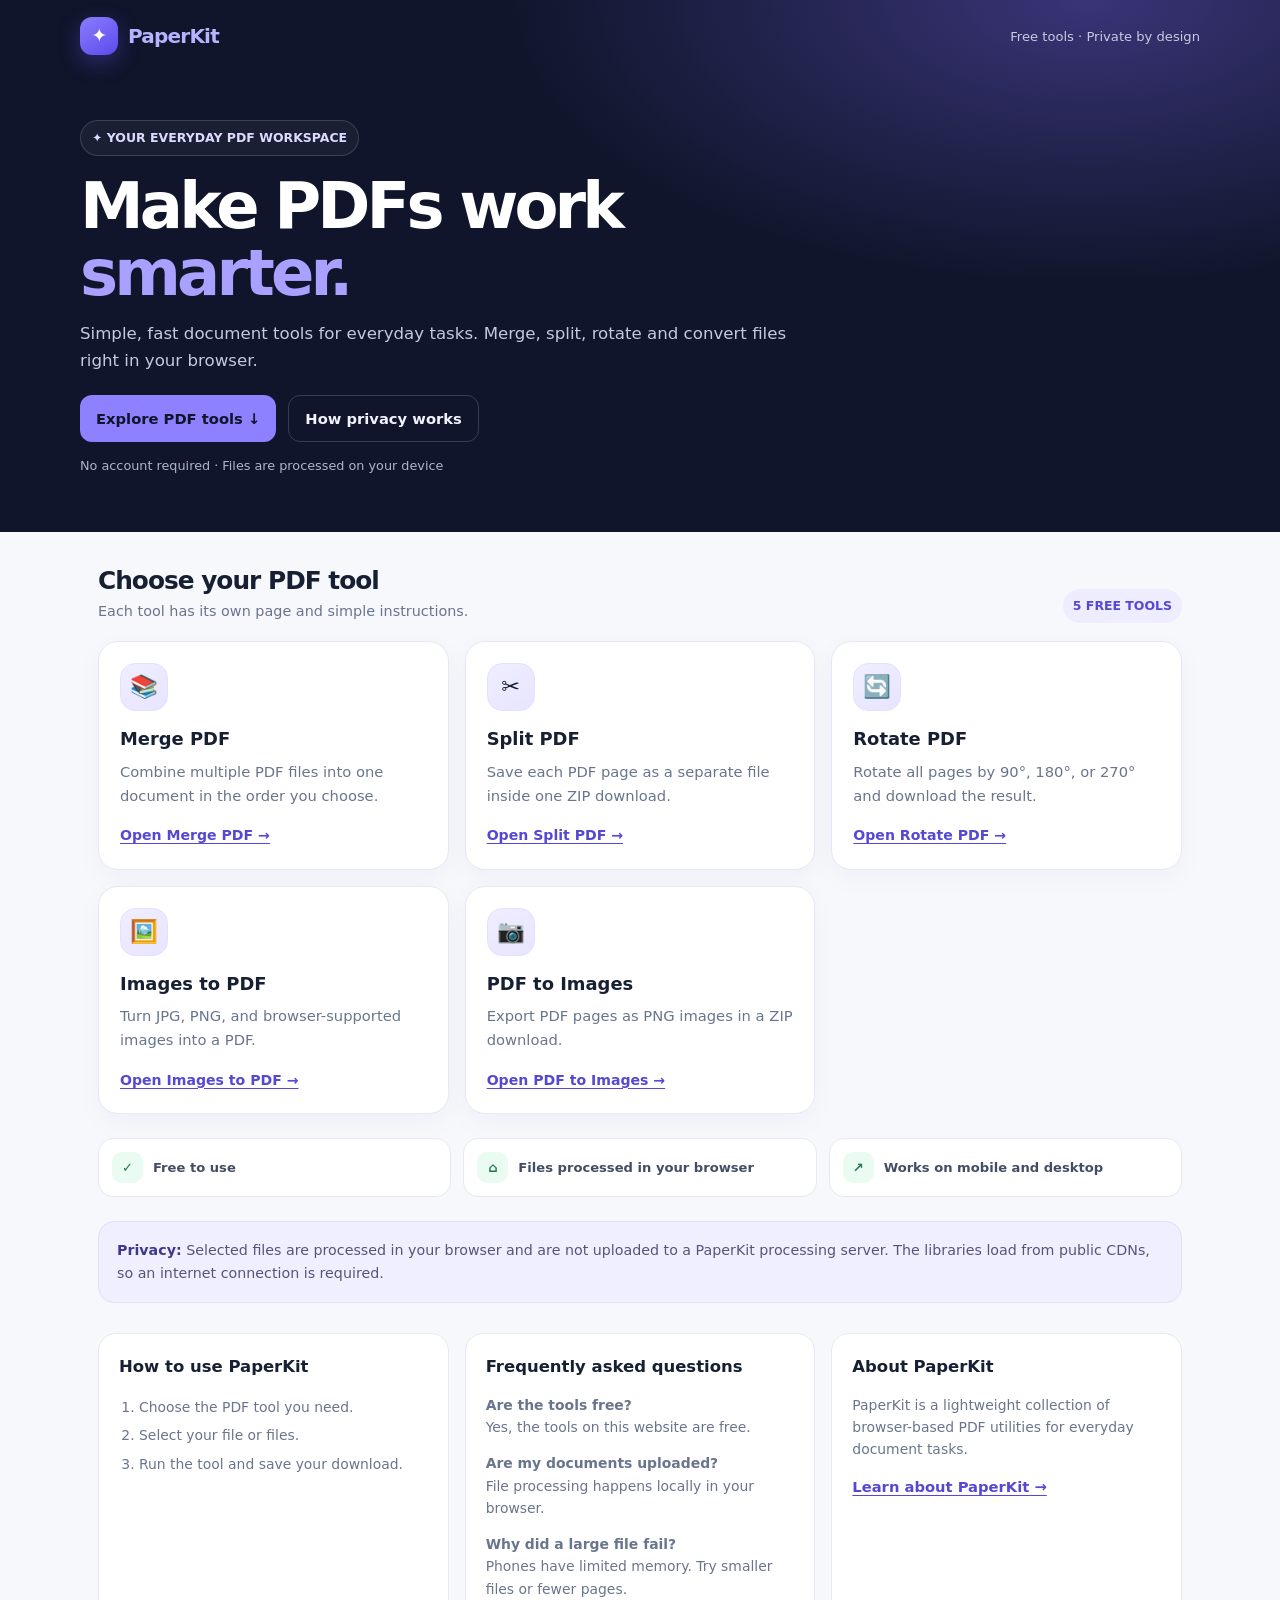
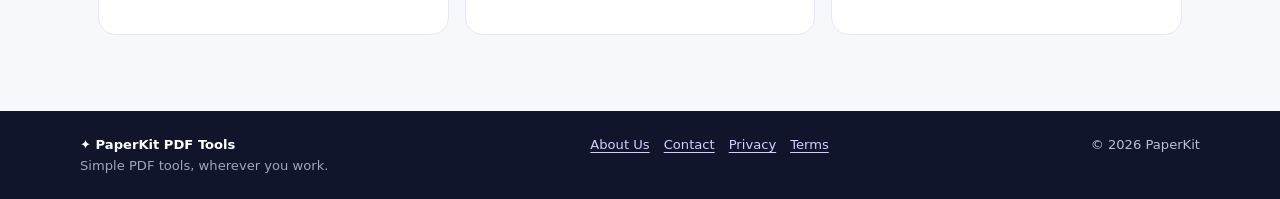
<file: index.html>
<!doctype html>
<html lang="en">
<head><script async src="https://pagead2.googlesyndication.com/pagead/js/adsbygoogle.js?client=ca-pub-7593209989562614"
     crossorigin="anonymous"></script>
<meta charset="utf-8">
<meta name="viewport" content="width=device-width,initial-scale=1">
<meta name="theme-color" content="#111827">
<link rel="stylesheet" href="./styles.css">
<title>Free PDF Tools Online | Merge, Split, Rotate PDF – PaperKit</title>
<meta name="description" content="Free online PDF tools to merge, split, rotate PDFs, convert images to PDF, and convert PDF pages to images. Fast, simple, and easy to use with PaperKit." />
<meta name="robots" content="index,follow">
<link rel="canonical" href="https://officialasad2917-svg.github.io/Paper-kit-Pdf-tools-/">
</head><body>
<header class="site-header">
  <div class="head">
    <a class="brand" href="./index.html" aria-label="PaperKit home"><span class="brand-mark">✦</span><span>Paper<span>Kit</span></span></a>
    <div class="tag">Free tools · Private by design</div>
  </div>
<section class="hero" id="top">
<div class="eyebrow">✦ YOUR EVERYDAY PDF WORKSPACE</div>
<h1>Make PDFs work <em>smarter.</em></h1>
<p>Simple, fast document tools for everyday tasks. Merge, split, rotate and convert files right in your browser.</p>
<div class="hero-actions"><a class="primary-link" href="#tools">Explore PDF tools ↓</a><a class="secondary-link" href="./privacy.html">How privacy works</a></div>
<div class="hero-note">No account required · Files are processed on your device</div>
</section></header>
<main>
<section class="section-heading"><div><h2>Choose your PDF tool</h2><p>Each tool has its own page and simple instructions.</p></div><span class="count-pill">5 FREE TOOLS</span></section>
<section class="tools" id="tools">
<article class="card"><div class="icon">📚</div><h2>Merge PDF</h2><p>Combine multiple PDF files into one document in the order you choose.</p><a class="text-link" href="./merge-pdf.html">Open Merge PDF →</a></article>
<article class="card"><div class="icon">✂️</div><h2>Split PDF</h2><p>Save each PDF page as a separate file inside one ZIP download.</p><a class="text-link" href="./split-pdf.html">Open Split PDF →</a></article>
<article class="card"><div class="icon">🔄</div><h2>Rotate PDF</h2><p>Rotate all pages by 90°, 180°, or 270° and download the result.</p><a class="text-link" href="./rotate-pdf.html">Open Rotate PDF →</a></article>
<article class="card"><div class="icon">🖼️</div><h2>Images to PDF</h2><p>Turn JPG, PNG, and browser-supported images into a PDF.</p><a class="text-link" href="./images-to-pdf.html">Open Images to PDF →</a></article>
<article class="card"><div class="icon">📷</div><h2>PDF to Images</h2><p>Export PDF pages as PNG images in a ZIP download.</p><a class="text-link" href="./pdf-to-images.html">Open PDF to Images →</a></article>
</section>
<section class="trust-row" aria-label="PaperKit benefits"><div class="trust-item"><span class="trust-icon">✓</span><span>Free to use</span></div><div class="trust-item"><span class="trust-icon">⌂</span><span>Files processed in your browser</span></div><div class="trust-item"><span class="trust-icon">↗</span><span>Works on mobile and desktop</span></div></section>
<div class="note"><strong>Privacy:</strong> Selected files are processed in your browser and are not uploaded to a PaperKit processing server. The libraries load from public CDNs, so an internet connection is required.</div>
<section class="below"><div><h2>How to use PaperKit</h2><ol><li>Choose the PDF tool you need.</li><li>Select your file or files.</li><li>Run the tool and save your download.</li></ol></div><div><h2>Frequently asked questions</h2><p><strong>Are the tools free?</strong><br>Yes, the tools on this website are free.</p><p><strong>Are my documents uploaded?</strong><br>File processing happens locally in your browser.</p><p><strong>Why did a large file fail?</strong><br>Phones have limited memory. Try smaller files or fewer pages.</p></div><div><h2>About PaperKit</h2><p>PaperKit is a lightweight collection of browser-based PDF utilities for everyday document tasks.</p><p><a class="text-link" href="./about.html">Learn about PaperKit →</a></p></div></section>
</main>
<div class="footer-wrap"><footer class="footer-inner">
<div><div class="footer-brand">✦ PaperKit PDF Tools</div><div class="footer-sub">Simple PDF tools, wherever you work.</div></div>
<nav class="footer-links" aria-label="Footer navigation">
<a href="./about.html">About Us</a><a href="./contact.html">Contact</a><a href="./privacy.html">Privacy</a><a href="./terms.html">Terms</a>
</nav>
<div>© <span class="year"></span> PaperKit</div>
</footer></div>
<script>document.querySelectorAll('.year').forEach(e=>e.textContent=new Date().getFullYear())</script>

</body></html>
</file>
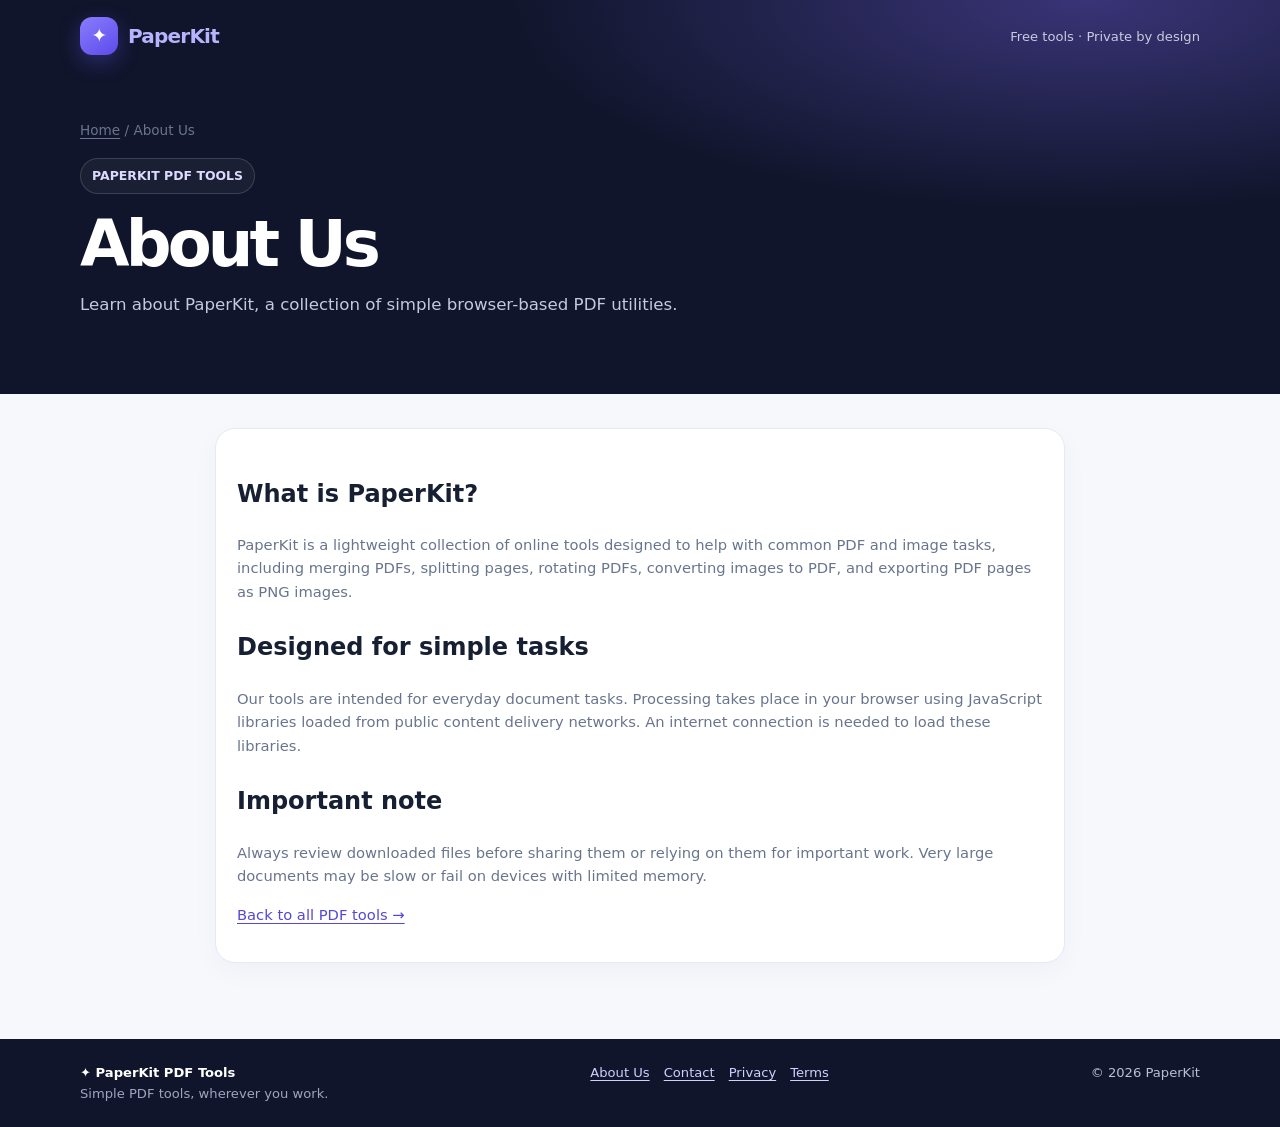
<file: about.html>
<!doctype html>
<html lang="en">
<head>
<meta charset="utf-8">
<meta name="viewport" content="width=device-width,initial-scale=1">
<meta name="theme-color" content="#111827">
<link rel="stylesheet" href="./styles.css">
<title>About Us | PaperKit</title>
<meta name="description" content="Learn about PaperKit, a collection of simple browser-based PDF utilities.">
<meta name="robots" content="index,follow">
<link rel="canonical" href="https://officialasad2917-svg.github.io/Paper-kit-Pdf-tools-/about.html">
</head><body>
<header class="site-header">
  <div class="head">
    <a class="brand" href="./index.html" aria-label="PaperKit home"><span class="brand-mark">✦</span><span>Paper<span>Kit</span></span></a>
    <div class="tag">Free tools · Private by design</div>
  </div>
<section class="hero"><div class="breadcrumbs"><a href="./index.html">Home</a> / About Us</div><div class="eyebrow">PAPERKIT PDF TOOLS</div><h1>About Us</h1><p>Learn about PaperKit, a collection of simple browser-based PDF utilities.</p></section></header><main><article class="content-panel">
<h2>What is PaperKit?</h2><p>PaperKit is a lightweight collection of online tools designed to help with common PDF and image tasks, including merging PDFs, splitting pages, rotating PDFs, converting images to PDF, and exporting PDF pages as PNG images.</p>
<h2>Designed for simple tasks</h2><p>Our tools are intended for everyday document tasks. Processing takes place in your browser using JavaScript libraries loaded from public content delivery networks. An internet connection is needed to load these libraries.</p>
<h2>Important note</h2><p>Always review downloaded files before sharing them or relying on them for important work. Very large documents may be slow or fail on devices with limited memory.</p>
<p><a href="./index.html">Back to all PDF tools →</a></p></article></main>
<div class="footer-wrap"><footer class="footer-inner">
<div><div class="footer-brand">✦ PaperKit PDF Tools</div><div class="footer-sub">Simple PDF tools, wherever you work.</div></div>
<nav class="footer-links" aria-label="Footer navigation">
<a href="./about.html">About Us</a><a href="./contact.html">Contact</a><a href="./privacy.html">Privacy</a><a href="./terms.html">Terms</a>
</nav>
<div>© <span class="year"></span> PaperKit</div>
</footer></div>
<script>document.querySelectorAll('.year').forEach(e=>e.textContent=new Date().getFullYear())</script>

</body></html>
</file>
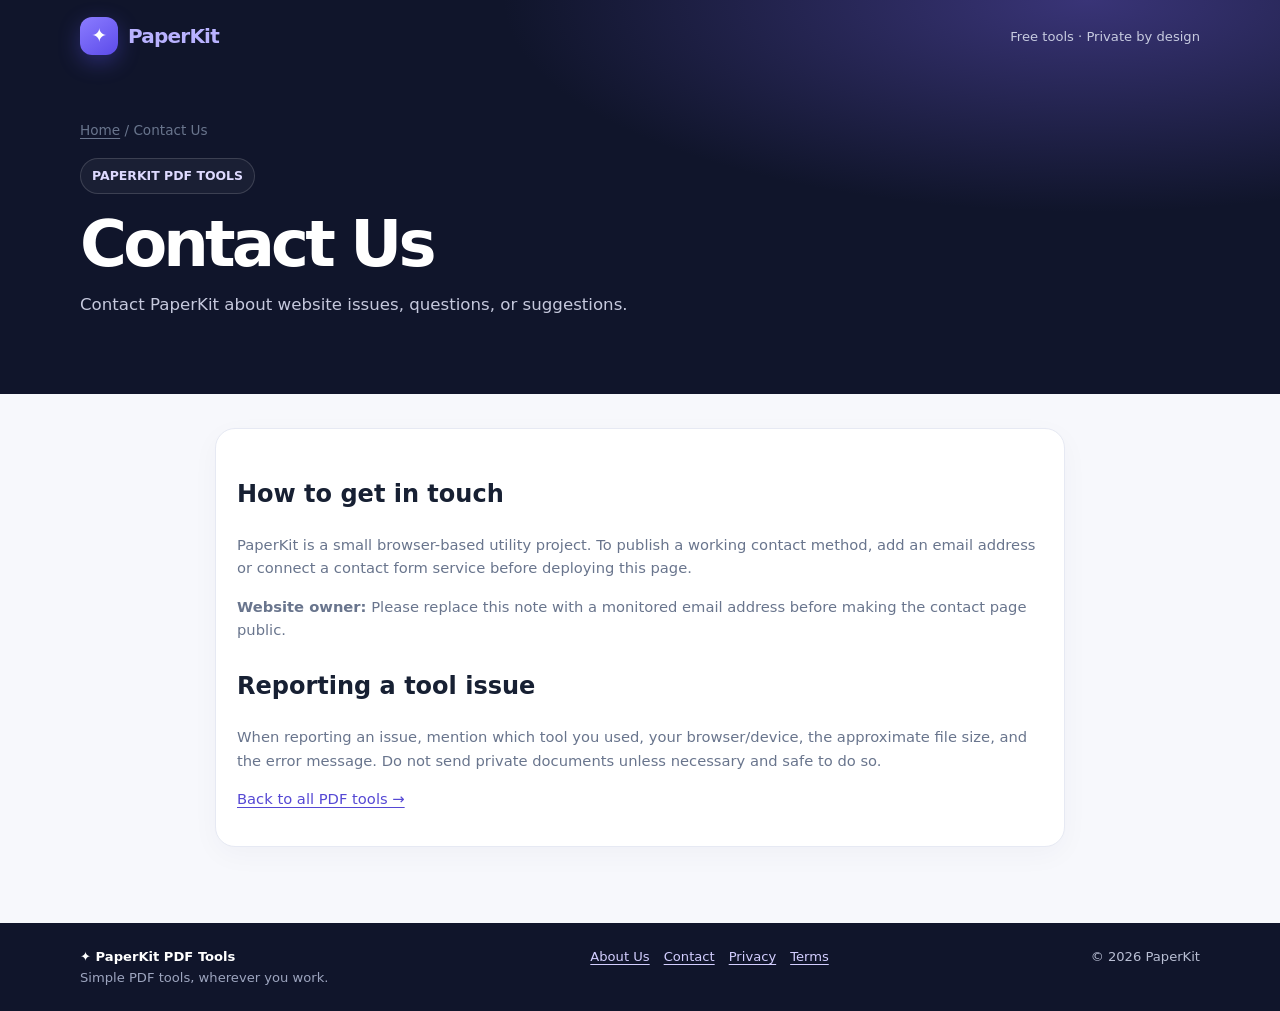
<file: contact.html>
<!doctype html>
<html lang="en">
<head>
<meta charset="utf-8">
<meta name="viewport" content="width=device-width,initial-scale=1">
<meta name="theme-color" content="#111827">
<link rel="stylesheet" href="./styles.css">
<title>Contact Us | PaperKit</title>
<meta name="description" content="Contact PaperKit about website issues, questions, or suggestions.">
<meta name="robots" content="index,follow">
<link rel="canonical" href="https://officialasad2917-svg.github.io/Paper-kit-Pdf-tools-/contact.html">
</head><body>
<header class="site-header">
  <div class="head">
    <a class="brand" href="./index.html" aria-label="PaperKit home"><span class="brand-mark">✦</span><span>Paper<span>Kit</span></span></a>
    <div class="tag">Free tools · Private by design</div>
  </div>
<section class="hero"><div class="breadcrumbs"><a href="./index.html">Home</a> / Contact Us</div><div class="eyebrow">PAPERKIT PDF TOOLS</div><h1>Contact Us</h1><p>Contact PaperKit about website issues, questions, or suggestions.</p></section></header><main><article class="content-panel">
<h2>How to get in touch</h2><p>PaperKit is a small browser-based utility project. To publish a working contact method, add an email address or connect a contact form service before deploying this page.</p>
<p><strong>Website owner:</strong> Please replace this note with a monitored email address before making the contact page public.</p>
<h2>Reporting a tool issue</h2><p>When reporting an issue, mention which tool you used, your browser/device, the approximate file size, and the error message. Do not send private documents unless necessary and safe to do so.</p>
<p><a href="./index.html">Back to all PDF tools →</a></p></article></main>
<div class="footer-wrap"><footer class="footer-inner">
<div><div class="footer-brand">✦ PaperKit PDF Tools</div><div class="footer-sub">Simple PDF tools, wherever you work.</div></div>
<nav class="footer-links" aria-label="Footer navigation">
<a href="./about.html">About Us</a><a href="./contact.html">Contact</a><a href="./privacy.html">Privacy</a><a href="./terms.html">Terms</a>
</nav>
<div>© <span class="year"></span> PaperKit</div>
</footer></div>
<script>document.querySelectorAll('.year').forEach(e=>e.textContent=new Date().getFullYear())</script>

</body></html>
</file>
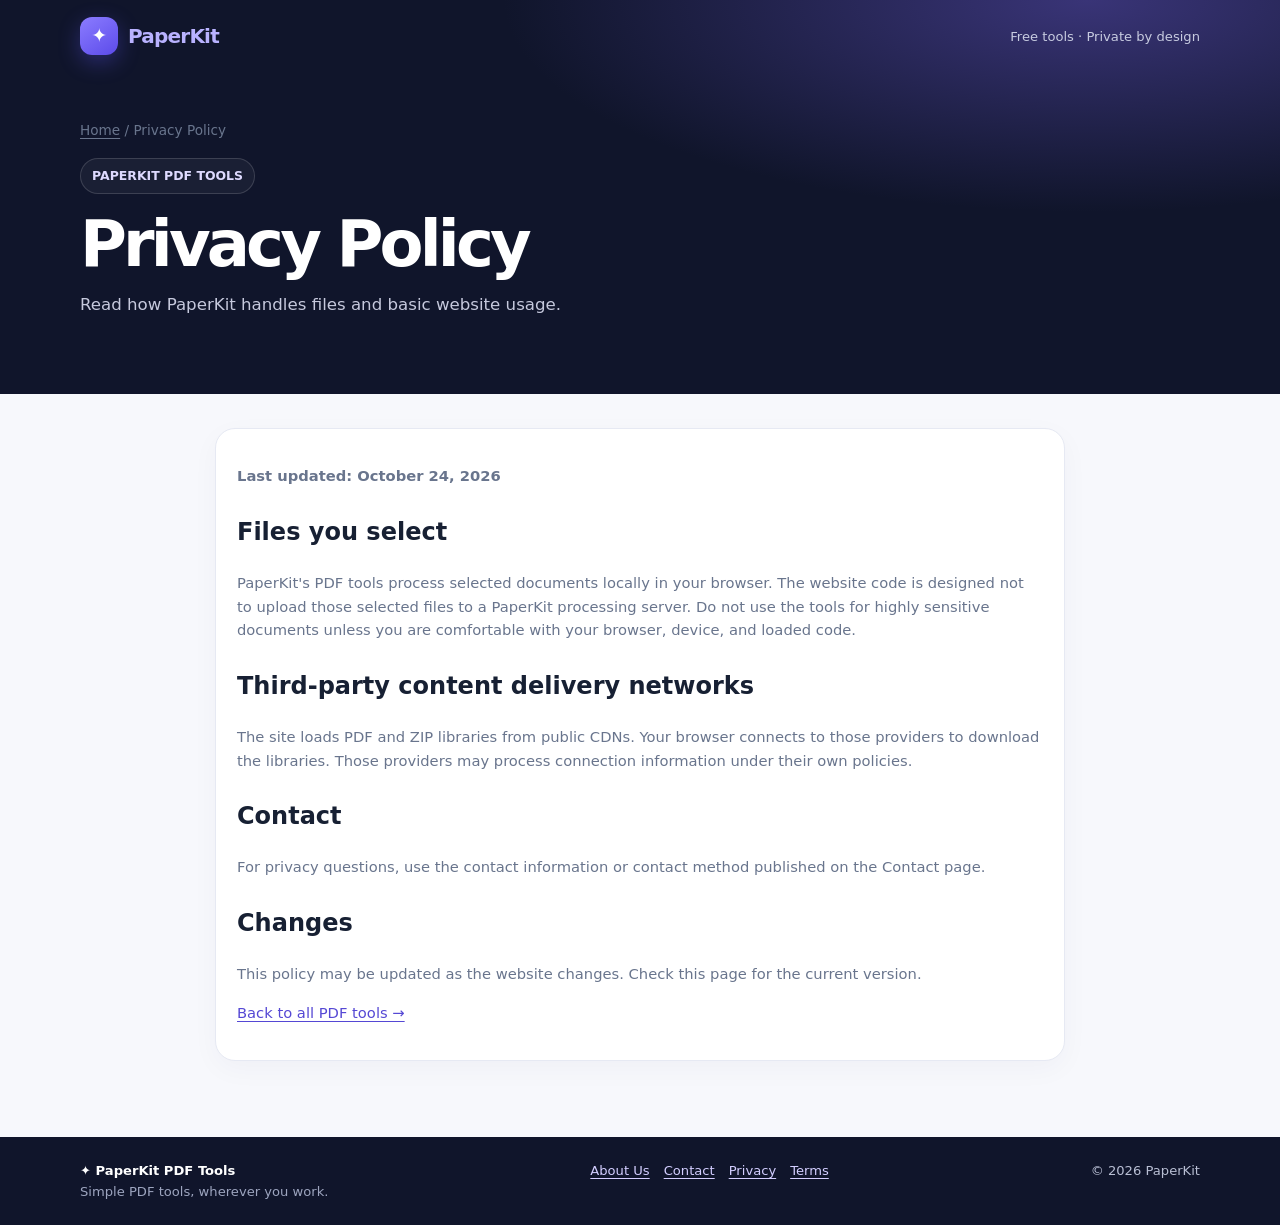
<file: privacy.html>
<!doctype html>
<html lang="en">
<head>
<meta charset="utf-8">
<meta name="viewport" content="width=device-width,initial-scale=1">
<meta name="theme-color" content="#111827">
<link rel="stylesheet" href="./styles.css">
<title>Privacy Policy | PaperKit</title>
<meta name="description" content="Read how PaperKit handles files and basic website usage.">
<meta name="robots" content="index,follow">
<link rel="canonical" href="https://officialasad2917-svg.github.io/Paper-kit-Pdf-tools-/privacy.html">
</head><body>
<header class="site-header">
  <div class="head">
    <a class="brand" href="./index.html" aria-label="PaperKit home"><span class="brand-mark">✦</span><span>Paper<span>Kit</span></span></a>
    <div class="tag">Free tools · Private by design</div>
  </div>
<section class="hero"><div class="breadcrumbs"><a href="./index.html">Home</a> / Privacy Policy</div><div class="eyebrow">PAPERKIT PDF TOOLS</div><h1>Privacy Policy</h1><p>Read how PaperKit handles files and basic website usage.</p></section></header><main><article class="content-panel">
<p><strong>Last updated: October 24, 2026</strong></p>
<h2>Files you select</h2><p>PaperKit's PDF tools process selected documents locally in your browser. The website code is designed not to upload those selected files to a PaperKit processing server. Do not use the tools for highly sensitive documents unless you are comfortable with your browser, device, and loaded code.</p>
<h2>Third-party content delivery networks</h2><p>The site loads PDF and ZIP libraries from public CDNs. Your browser connects to those providers to download the libraries. Those providers may process connection information under their own policies.</p>
<h2>Contact</h2><p>For privacy questions, use the contact information or contact method published on the Contact page.</p>
<h2>Changes</h2><p>This policy may be updated as the website changes. Check this page for the current version.</p>
<p><a href="./index.html">Back to all PDF tools →</a></p></article></main>
<div class="footer-wrap"><footer class="footer-inner">
<div><div class="footer-brand">✦ PaperKit PDF Tools</div><div class="footer-sub">Simple PDF tools, wherever you work.</div></div>
<nav class="footer-links" aria-label="Footer navigation">
<a href="./about.html">About Us</a><a href="./contact.html">Contact</a><a href="./privacy.html">Privacy</a><a href="./terms.html">Terms</a>
</nav>
<div>© <span class="year"></span> PaperKit</div>
</footer></div>
<script>document.querySelectorAll('.year').forEach(e=>e.textContent=new Date().getFullYear())</script>

</body></html>
</file>
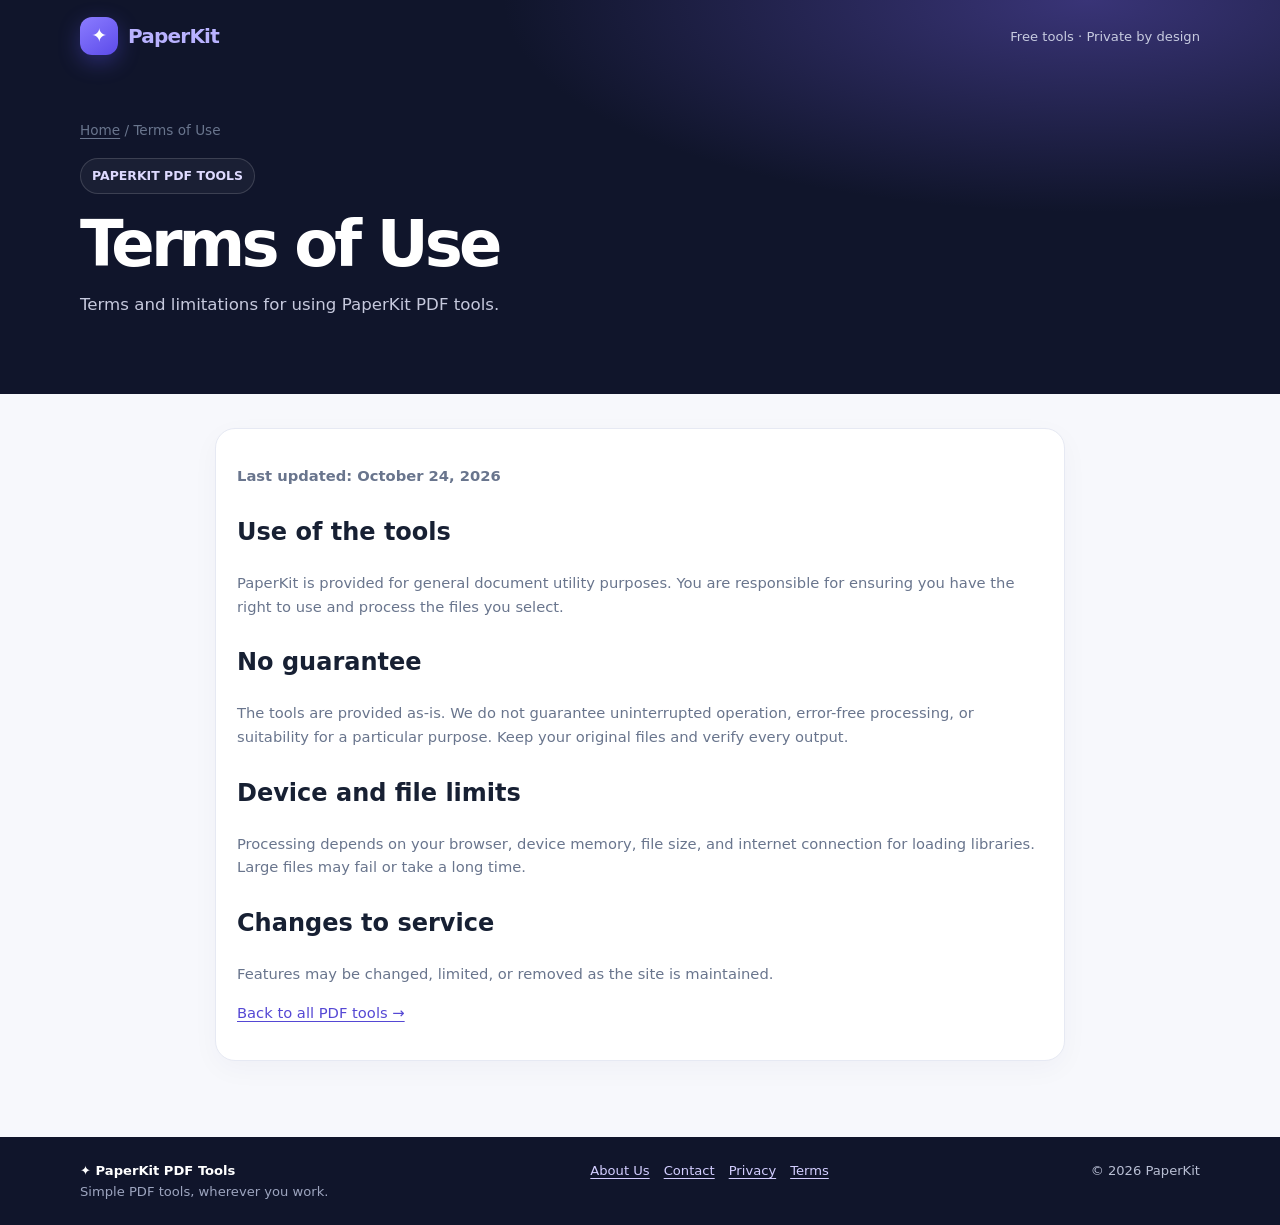
<file: terms.html>
<!doctype html>
<html lang="en">
<head>
<meta charset="utf-8">
<meta name="viewport" content="width=device-width,initial-scale=1">
<meta name="theme-color" content="#111827">
<link rel="stylesheet" href="./styles.css">
<title>Terms of Use | PaperKit</title>
<meta name="description" content="Terms and limitations for using PaperKit PDF tools.">
<meta name="robots" content="index,follow">
<link rel="canonical" href="https://officialasad2917-svg.github.io/Paper-kit-Pdf-tools-/terms.html">
</head><body>
<header class="site-header">
  <div class="head">
    <a class="brand" href="./index.html" aria-label="PaperKit home"><span class="brand-mark">✦</span><span>Paper<span>Kit</span></span></a>
    <div class="tag">Free tools · Private by design</div>
  </div>
<section class="hero"><div class="breadcrumbs"><a href="./index.html">Home</a> / Terms of Use</div><div class="eyebrow">PAPERKIT PDF TOOLS</div><h1>Terms of Use</h1><p>Terms and limitations for using PaperKit PDF tools.</p></section></header><main><article class="content-panel">
<p><strong>Last updated: October 24, 2026</strong></p>
<h2>Use of the tools</h2><p>PaperKit is provided for general document utility purposes. You are responsible for ensuring you have the right to use and process the files you select.</p>
<h2>No guarantee</h2><p>The tools are provided as-is. We do not guarantee uninterrupted operation, error-free processing, or suitability for a particular purpose. Keep your original files and verify every output.</p>
<h2>Device and file limits</h2><p>Processing depends on your browser, device memory, file size, and internet connection for loading libraries. Large files may fail or take a long time.</p>
<h2>Changes to service</h2><p>Features may be changed, limited, or removed as the site is maintained.</p>
<p><a href="./index.html">Back to all PDF tools →</a></p></article></main>
<div class="footer-wrap"><footer class="footer-inner">
<div><div class="footer-brand">✦ PaperKit PDF Tools</div><div class="footer-sub">Simple PDF tools, wherever you work.</div></div>
<nav class="footer-links" aria-label="Footer navigation">
<a href="./about.html">About Us</a><a href="./contact.html">Contact</a><a href="./privacy.html">Privacy</a><a href="./terms.html">Terms</a>
</nav>
<div>© <span class="year"></span> PaperKit</div>
</footer></div>
<script>document.querySelectorAll('.year').forEach(e=>e.textContent=new Date().getFullYear())</script>

</body></html>
</file>
<file: styles.css>
:root{--ink:#172033;--muted:#69758d;--brand:#6558f5;--line:#e6e9f3;--paper:#fff;--bg:#f7f8fc;--dark:#10152b;--mint:#c9f7df}
*{box-sizing:border-box}html{scroll-behavior:smooth}body{margin:0;background:var(--bg);color:var(--ink);font:16px/1.6 Inter,ui-sans-serif,system-ui,-apple-system,BlinkMacSystemFont,"Segoe UI",Arial,sans-serif}a{color:inherit;text-decoration:none}.site-header{background:radial-gradient(ellipse at 85% 0%,#393477 0%,transparent 38%),var(--dark);color:#fff;padding:17px 18px 0}.head,main,footer{max-width:1120px;margin:auto}.head{display:flex;align-items:center;justify-content:space-between;gap:14px;padding:0 0 17px}.brand{display:flex;align-items:center;gap:10px;font-weight:850;font-size:1.25rem;letter-spacing:-.04em}.brand-mark{width:38px;height:38px;display:grid;place-items:center;border-radius:12px;background:linear-gradient(145deg,#8b7cff,#5c4bea);box-shadow:0 7px 22px #635bff55;font-size:1.2rem}.brand span:last-child{color:#b9b2ff}.tag{color:#c7cbe0;font-size:.82rem}.hero{padding:48px 0 55px;max-width:1120px;margin:auto}.eyebrow{display:inline-flex;border:1px solid #ffffff26;background:#ffffff0b;color:#dedaff;padding:7px 11px;border-radius:99px;font-size:.78rem;font-weight:700}.hero h1{font-size:clamp(2.2rem,6vw,4rem);line-height:1.05;letter-spacing:-.06em;margin:17px 0 14px;max-width:780px}.hero h1 em{font-style:normal;color:#aaa0ff}.hero p{color:#c6c9dd;max-width:720px;font-size:1.04rem;margin:0 0 20px}.hero-actions{display:flex;gap:12px;flex-wrap:wrap}.primary-link,.secondary-link,.text-link{display:inline-flex;justify-content:center;align-items:center;gap:8px;padding:11px 16px;border-radius:12px;font-weight:750;font-size:.92rem}.primary-link{background:#8d81ff;color:#10152b}.secondary-link{border:1px solid #ffffff2b;color:#f2f2ff}.text-link{padding:0;color:#5548d4;text-decoration:underline;text-underline-offset:3px}.hero-note{color:#aeb4cc;font-size:.8rem;margin-top:14px}main{padding:34px 18px 48px}.section-heading{display:flex;align-items:end;justify-content:space-between;gap:14px;margin:0 0 18px}.section-heading h2{font-size:1.55rem;line-height:1.2;letter-spacing:-.04em;margin:0}.section-heading p{color:var(--muted);font-size:.9rem;margin:5px 0 0}.count-pill{white-space:nowrap;background:#eeecff;color:#5548d4;padding:7px 10px;border-radius:99px;font-size:.78rem;font-weight:800}.tools{display:grid;grid-template-columns:repeat(3,minmax(0,1fr));gap:16px}.card,.tool-panel,.content-panel{background:var(--paper);border:1px solid var(--line);border-radius:20px;padding:21px;box-shadow:0 8px 28px #1b255009;min-width:0}.card{transition:transform .18s ease,box-shadow .18s ease,border-color .18s ease}.card:hover{transform:translateY(-3px);box-shadow:0 16px 36px #1b255012;border-color:#d7d2ff}.icon{width:48px;height:48px;display:grid;place-items:center;background:linear-gradient(145deg,#f0eeff,#e7e4ff);border:1px solid #e4e0ff;border-radius:15px;font-size:1.4rem;margin-bottom:14px}.card h2{font-size:1.12rem;margin:0 0 6px}.card p,.content-panel p,.content-panel li{font-size:.92rem;color:var(--muted)}.card p{margin:0 0 15px}.card .text-link{font-size:.88rem}.trust-row{display:grid;grid-template-columns:repeat(3,1fr);gap:12px;margin:24px 0}.trust-item{display:flex;gap:10px;align-items:center;background:#fff;border:1px solid var(--line);border-radius:15px;padding:13px;color:#424e66;font-size:.82rem;font-weight:700}.trust-icon{width:31px;height:31px;flex:0 0 31px;display:grid;place-items:center;border-radius:10px;background:#eafbf1;color:#207b4c}.note{background:#f0efff;border:1px solid #e1deff;border-radius:16px;padding:17px 18px;margin-top:22px;color:#56547a;font-size:.89rem}.note strong{color:#3f378d}.below{margin-top:30px;display:grid;grid-template-columns:repeat(3,minmax(0,1fr));gap:16px}.below>div{background:#fff;border:1px solid var(--line);border-radius:18px;padding:20px}.below h2{font-size:1.03rem;margin:0 0 10px}.below p,.below li{font-size:.87rem;color:var(--muted)}.below ol{padding-left:20px}.below li{margin:6px 0}.footer-wrap{background:#10152b;color:#b9bfd4;padding:23px 18px;margin-top:28px}.footer-inner{max-width:1120px;margin:auto;display:flex;justify-content:space-between;gap:14px;flex-wrap:wrap;font-size:.82rem}.footer-brand{color:white;font-weight:800}.footer-sub{color:#9da5bf}.footer-links{display:flex;gap:14px;flex-wrap:wrap}.footer-wrap a{color:#d3ceff;text-decoration:underline;text-underline-offset:3px}.breadcrumbs{font-size:.85rem;color:var(--muted);margin-bottom:16px}.breadcrumbs a{text-decoration:underline;text-underline-offset:3px}.tool-panel{max-width:780px;margin:0 auto;padding:clamp(20px,4vw,34px)}.tool-panel h1{font-size:clamp(2rem,5vw,3rem);line-height:1.1;letter-spacing:-.05em;margin:0 0 12px}.tool-panel .intro{color:var(--muted);margin:0 0 22px}.file,select.file{display:block;width:100%;font:inherit;font-size:.9rem;color:#4c566e;border:1px dashed #c8cee0;border-radius:12px;padding:11px;background:#fafbff;margin:10px 0 12px}input[type=file]::file-selector-button{border:0;border-radius:8px;background:#ebe9ff;color:#5146cf;padding:7px 9px;margin-right:8px;font-weight:750}button{border:0;background:linear-gradient(135deg,var(--brand),#7a6cfb);color:white;font-weight:800;padding:12px 14px;border-radius:12px;cursor:pointer;width:100%;font-size:.91rem;box-shadow:0 5px 13px #6558f51e}button:hover{filter:brightness(1.04)}button:disabled{opacity:.55;cursor:wait}.status{font-size:.88rem;margin-top:10px;overflow-wrap:anywhere}.status:empty{display:none}.ok{color:#137a4b}.err{color:#b42318}.field-label{font-size:.88rem;font-weight:750;display:block;margin-top:14px}.content-panel{max-width:850px;margin:auto}.content-panel h1{font-size:clamp(2rem,5vw,3rem);line-height:1.1;letter-spacing:-.05em;margin:0 0 14px}.content-panel h2{margin-top:25px}.content-panel a{color:#5548d4;text-decoration:underline;text-underline-offset:3px}.content-panel input,.content-panel textarea{width:100%;padding:12px;border:1px solid var(--line);border-radius:10px;font:inherit;margin:6px 0 12px}.content-panel textarea{min-height:130px}.faq{margin-top:24px}.faq h2{margin-bottom:8px}
@media(max-width:850px){.tools{grid-template-columns:repeat(2,minmax(0,1fr))}.below{grid-template-columns:1fr 1fr}.below>div:last-child{grid-column:1/-1}}
@media(max-width:600px){.site-header{padding:14px 15px 0}.head{padding-bottom:12px}.brand{font-size:1.12rem}.brand-mark{width:34px;height:34px}.tag{font-size:.72rem}.hero{padding:35px 0 38px}.hero h1{font-size:2.55rem}.hero p{font-size:.96rem}.hero-actions{display:grid;grid-template-columns:1fr 1fr}.primary-link,.secondary-link{font-size:.82rem;padding:11px 8px}main{padding:25px 14px 34px}.section-heading{align-items:start}.section-heading h2{font-size:1.35rem}.count-pill{font-size:.7rem;padding:6px 8px}.tools{grid-template-columns:1fr;gap:12px}.card{padding:18px;border-radius:17px}.trust-row{grid-template-columns:1fr;gap:8px}.below{grid-template-columns:1fr;gap:12px}.below>div:last-child{grid-column:auto}.tool-panel{padding:20px 16px}.footer-inner{display:block}.footer-sub{margin-top:5px}.footer-links{margin-top:14px}}
@media(prefers-reduced-motion:reduce){html{scroll-behavior:auto}*,*::before,*::after{transition:none!important}}
</file>
